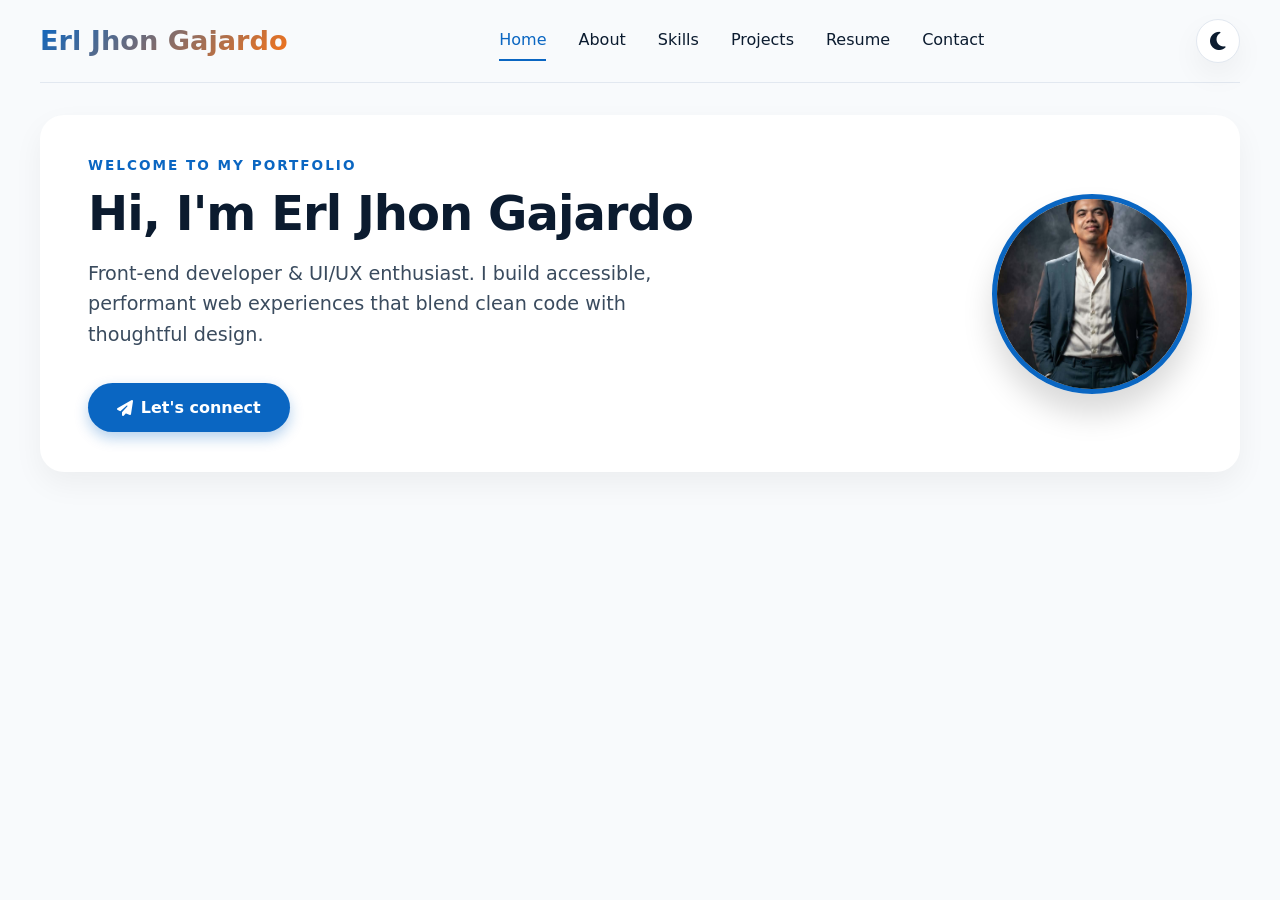
<file: Porfolio/index.html>
<!DOCTYPE html>
<html lang="en" data-theme="light">
<head>
  <meta charset="UTF-8">
  <meta name="viewport" content="width=device-width, initial-scale=1.0">
  <title>Gajardo Erl · Home</title>
  <link rel="stylesheet" href="https://cdnjs.cloudflare.com/ajax/libs/font-awesome/6.4.0/css/all.min.css">
  <link rel="stylesheet" href="css/style.css">
</head>
<body>
<div class="container">

  <!-- HEADER (same as above, Home is active) -->
  <header>
    <div class="logo">Erl Jhon Gajardo</div>
    <nav class="nav-links" id="navLinks">
      <a href="index.html" class="nav-link active">Home</a>
      <a href="about.html" class="nav-link">About</a>
      <a href="skills.html" class="nav-link">Skills</a>
      <a href="projects.html" class="nav-link">Projects</a>
      <a href="resume.html" class="nav-link">Resume</a>
      <a href="contact.html" class="nav-link">Contact</a>
    </nav>
    <div class="nav-actions">
      <button class="theme-toggle" id="themeToggle" aria-label="Toggle dark/light mode">
        <i class="fas fa-moon"></i>
      </button>
      <button class="mobile-toggle" id="mobileToggle" aria-label="Menu">
        <i class="fas fa-bars"></i>
      </button>
    </div>
  </header>

  <!-- HERO -->
  <section class="hero">
    <div class="hero-content">
      <div class="badge">Welcome to my portfolio</div>
      <h1>Hi, I'm Erl Jhon Gajardo</h1>
      <p>Front-end developer & UI/UX enthusiast. I build accessible, performant web experiences that blend clean code with thoughtful design.</p>
      <a href="contact.html" class="btn"><i class="fas fa-paper-plane"></i> Let's connect</a>
    </div>
    <div class="hero-image">
      <img src="1.jpg" alt="Erl Jhon Gajardo profile photo">
    </div>
  </section>

</div>

<script src="js/script.js"></script>
</body>
</html>
</file>
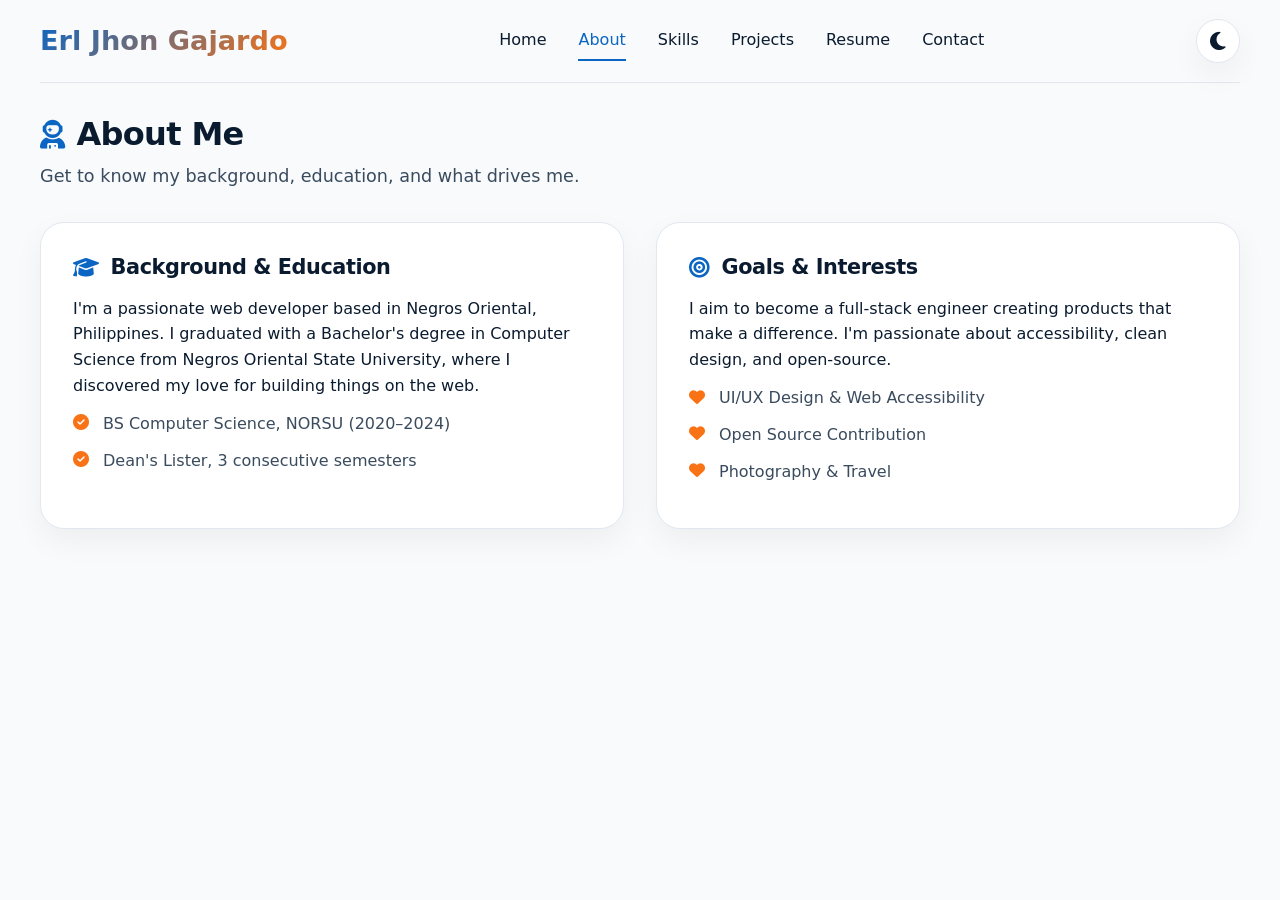
<file: Porfolio/about.html>
<!DOCTYPE html>
<html lang="en" data-theme="light">
<head>
  <meta charset="UTF-8">
  <meta name="viewport" content="width=device-width, initial-scale=1.0">
  <title>Gajardo Erl · About</title>
  <link rel="stylesheet" href="https://cdnjs.cloudflare.com/ajax/libs/font-awesome/6.4.0/css/all.min.css">
  <link rel="stylesheet" href="css/style.css">
</head>
<body>
<div class="container">

  <!-- HEADER with About active -->
  <header>
    <div class="logo">Erl Jhon Gajardo</div>
    <nav class="nav-links" id="navLinks">
      <a href="index.html" class="nav-link">Home</a>
      <a href="about.html" class="nav-link active">About</a>
      <a href="skills.html" class="nav-link">Skills</a>
      <a href="projects.html" class="nav-link">Projects</a>
      <a href="resume.html" class="nav-link">Resume</a>
      <a href="contact.html" class="nav-link">Contact</a>
    </nav>
    <div class="nav-actions">
      <button class="theme-toggle" id="themeToggle" aria-label="Toggle dark/light mode">
        <i class="fas fa-moon"></i>
      </button>
      <button class="mobile-toggle" id="mobileToggle" aria-label="Menu">
        <i class="fas fa-bars"></i>
      </button>
    </div>
  </header>

  <!-- ABOUT SECTION -->
  <section id="about">
    <h2><i class="fas fa-user-astronaut"></i> About Me</h2>
    <p class="section-subtitle">Get to know my background, education, and what drives me.</p>

    <div class="about-grid">
      <div class="about-card">
        <h3><i class="fas fa-graduation-cap"></i> Background & Education</h3>
        <p>I'm a passionate web developer based in Negros Oriental, Philippines. I graduated with a Bachelor's degree in Computer Science from Negros Oriental State University, where I discovered my love for building things on the web.</p>
        <ul>
          <li><i class="fas fa-check-circle"></i> BS Computer Science, NORSU (2020–2024)</li>
          <li><i class="fas fa-check-circle"></i> Dean's Lister, 3 consecutive semesters</li>
        </ul>
      </div>

      <div class="about-card">
        <h3><i class="fas fa-bullseye"></i> Goals & Interests</h3>
        <p>I aim to become a full-stack engineer creating products that make a difference. I'm passionate about accessibility, clean design, and open-source.</p>
        <ul>
          <li><i class="fas fa-heart"></i> UI/UX Design & Web Accessibility</li>
          <li><i class="fas fa-heart"></i> Open Source Contribution</li>
          <li><i class="fas fa-heart"></i> Photography & Travel</li>
        </ul>
      </div>
    </div>
  </section>

</div>

<script src="js/script.js"></script>
</body>
</html>
</file>
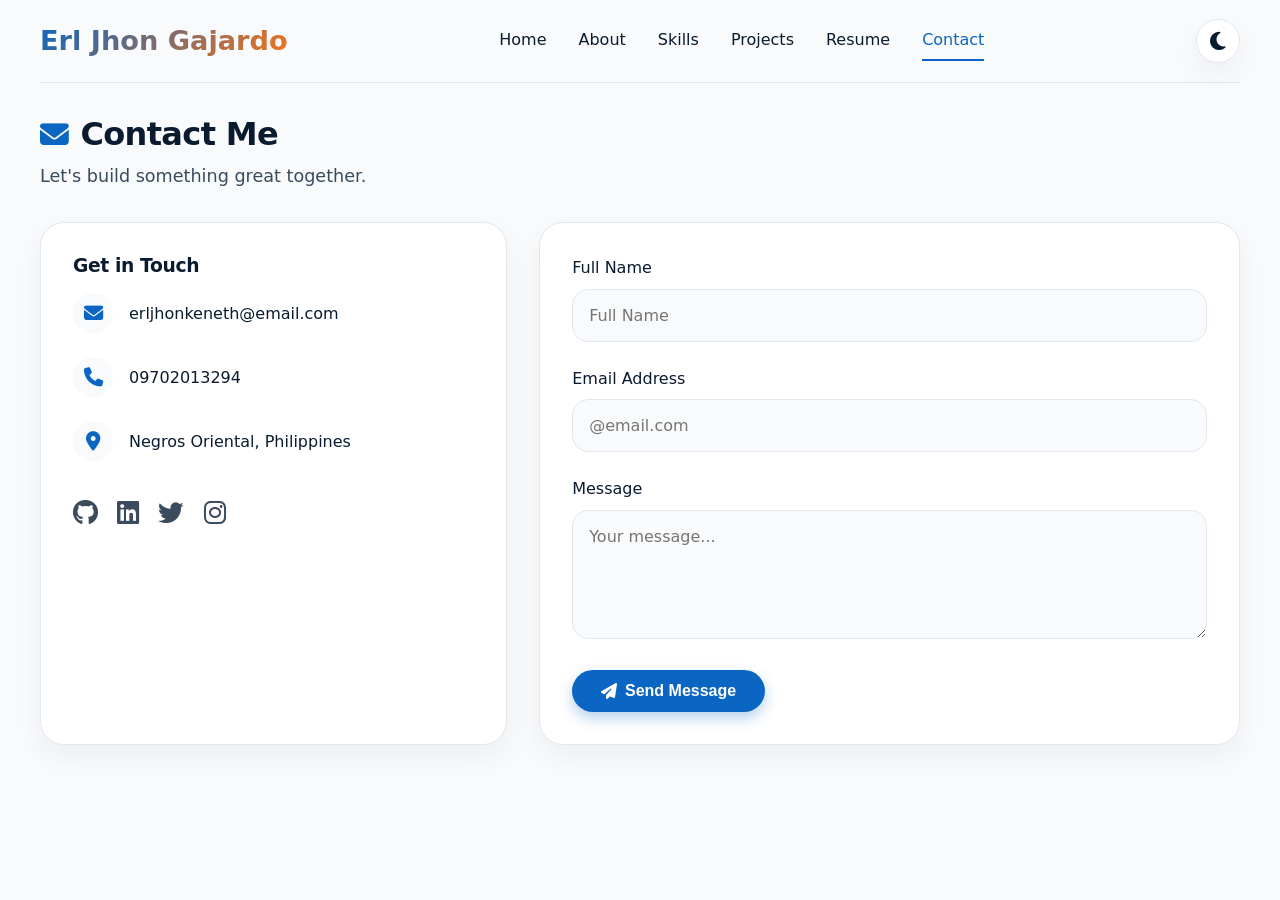
<file: Porfolio/contact.html>
<!DOCTYPE html>
<html lang="en" data-theme="light">
<head>
  <meta charset="UTF-8">
  <meta name="viewport" content="width=device-width, initial-scale=1.0">
  <title>Gajardo Erl · Contact</title>
  <link rel="stylesheet" href="https://cdnjs.cloudflare.com/ajax/libs/font-awesome/6.4.0/css/all.min.css">
  <link rel="stylesheet" href="css/style.css">
</head>
<body>
<div class="container">

  <header>
    <div class="logo">Erl Jhon Gajardo</div>
    <nav class="nav-links" id="navLinks">
      <a href="index.html" class="nav-link">Home</a>
      <a href="about.html" class="nav-link">About</a>
      <a href="skills.html" class="nav-link">Skills</a>
      <a href="projects.html" class="nav-link">Projects</a>
      <a href="resume.html" class="nav-link">Resume</a>
      <a href="contact.html" class="nav-link active">Contact</a>
    </nav>
    <div class="nav-actions">
      <button class="theme-toggle" id="themeToggle" aria-label="Toggle dark/light mode">
        <i class="fas fa-moon"></i>
      </button>
      <button class="mobile-toggle" id="mobileToggle" aria-label="Menu">
        <i class="fas fa-bars"></i>
      </button>
    </div>
  </header>

  <section id="contact">
    <h2><i class="fas fa-envelope"></i> Contact Me</h2>
    <p class="section-subtitle">Let's build something great together.</p>

    <div class="contact-grid">
      <div class="contact-info">
        <h3>Get in Touch</h3>

        <div class="contact-detail">
          <i class="fas fa-envelope"></i>
          <span>erljhonkeneth@email.com</span>
        </div>

        <div class="contact-detail">
          <i class="fas fa-phone"></i>
          <span>09702013294</span>
        </div>

        <div class="contact-detail">
          <i class="fas fa-map-marker-alt"></i>
          <span>Negros Oriental, Philippines</span>
        </div>

        <div class="social-links">
          <a href="https://github.com" target="_blank" aria-label="GitHub"><i class="fab fa-github"></i></a>
          <a href="https://linkedin.com" target="_blank" aria-label="LinkedIn"><i class="fab fa-linkedin"></i></a>
          <a href="https://twitter.com" target="_blank" aria-label="Twitter"><i class="fab fa-twitter"></i></a>
          <a href="https://instagram.com" target="_blank" aria-label="Instagram"><i class="fab fa-instagram"></i></a>
        </div>
      </div>

      <form class="contact-form" id="contactForm" novalidate>
        <div class="form-group">
          <label for="name">Full Name</label>
          <input type="text" id="name" name="name" placeholder="Full Name">
          <div class="error-message" id="nameError">Please enter your full name.</div>
        </div>

        <div class="form-group">
          <label for="email">Email Address</label>
          <input type="email" id="email" name="email" placeholder="@email.com">
          <div class="error-message" id="emailError">Please enter a valid email.</div>
        </div>

        <div class="form-group">
          <label for="message">Message</label>
          <textarea id="message" name="message" rows="5" placeholder="Your message..."></textarea>
          <div class="error-message" id="messageError">Message must be at least 10 characters.</div>
        </div>

        <button type="submit" class="btn"><i class="fas fa-paper-plane"></i> Send Message</button>
        <div class="form-success" id="formSuccess">✅ Thank you! Your message has been sent.</div>
      </form>
    </div>
  </section>

</div>

<script src="js/script.js"></script>
</body>
</html>
</file>
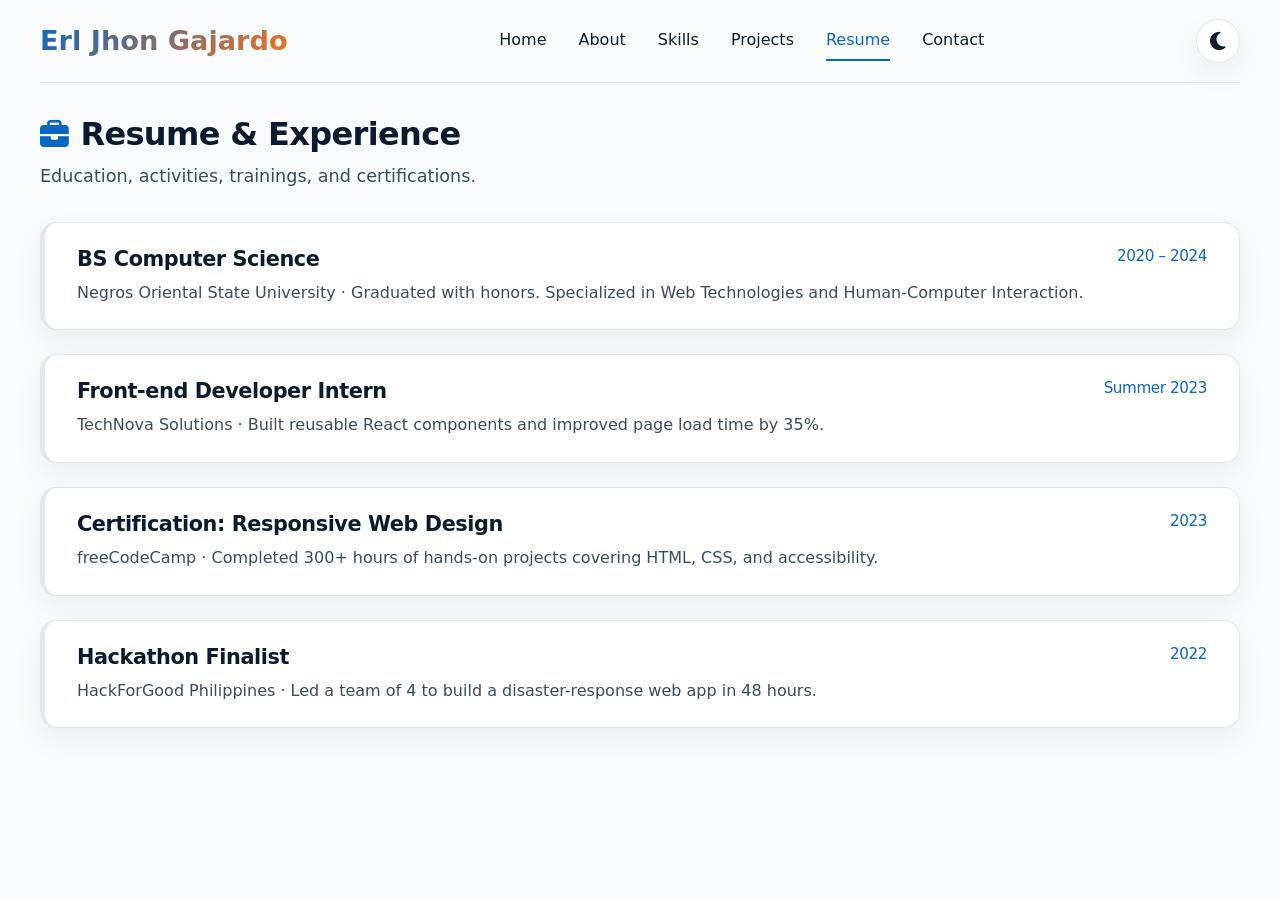
<file: Porfolio/resume.html>
<!DOCTYPE html>
<html lang="en" data-theme="light">
<head>
  <meta charset="UTF-8">
  <meta name="viewport" content="width=device-width, initial-scale=1.0">
  <title>Gajardo Erl · Resume</title>
  <link rel="stylesheet" href="https://cdnjs.cloudflare.com/ajax/libs/font-awesome/6.4.0/css/all.min.css">
  <link rel="stylesheet" href="css/style.css">
</head>
<body>
<div class="container">

  <header>
    <div class="logo">Erl Jhon Gajardo</div>
    <nav class="nav-links" id="navLinks">
      <a href="index.html" class="nav-link">Home</a>
      <a href="about.html" class="nav-link">About</a>
      <a href="skills.html" class="nav-link">Skills</a>
      <a href="projects.html" class="nav-link">Projects</a>
      <a href="resume.html" class="nav-link active">Resume</a>
      <a href="contact.html" class="nav-link">Contact</a>
    </nav>
    <div class="nav-actions">
      <button class="theme-toggle" id="themeToggle" aria-label="Toggle dark/light mode">
        <i class="fas fa-moon"></i>
      </button>
      <button class="mobile-toggle" id="mobileToggle" aria-label="Menu">
        <i class="fas fa-bars"></i>
      </button>
    </div>
  </header>

  <section id="resume">
    <h2><i class="fas fa-briefcase"></i> Resume & Experience</h2>
    <p class="section-subtitle">Education, activities, trainings, and certifications.</p>

    <div class="exp-list">
      <div class="exp-item">
        <h3>BS Computer Science <span class="date">2020 – 2024</span></h3>
        <p>Negros Oriental State University · Graduated with honors. Specialized in Web Technologies and Human-Computer Interaction.</p>
      </div>

      <div class="exp-item">
        <h3>Front-end Developer Intern <span class="date">Summer 2023</span></h3>
        <p>TechNova Solutions · Built reusable React components and improved page load time by 35%.</p>
      </div>

      <div class="exp-item">
        <h3>Certification: Responsive Web Design <span class="date">2023</span></h3>
        <p>freeCodeCamp · Completed 300+ hours of hands-on projects covering HTML, CSS, and accessibility.</p>
      </div>

      <div class="exp-item">
        <h3>Hackathon Finalist <span class="date">2022</span></h3>
        <p>HackForGood Philippines · Led a team of 4 to build a disaster-response web app in 48 hours.</p>
      </div>
    </div>
  </section>

</div>

<script src="js/script.js"></script>
</body>
</html>
</file>
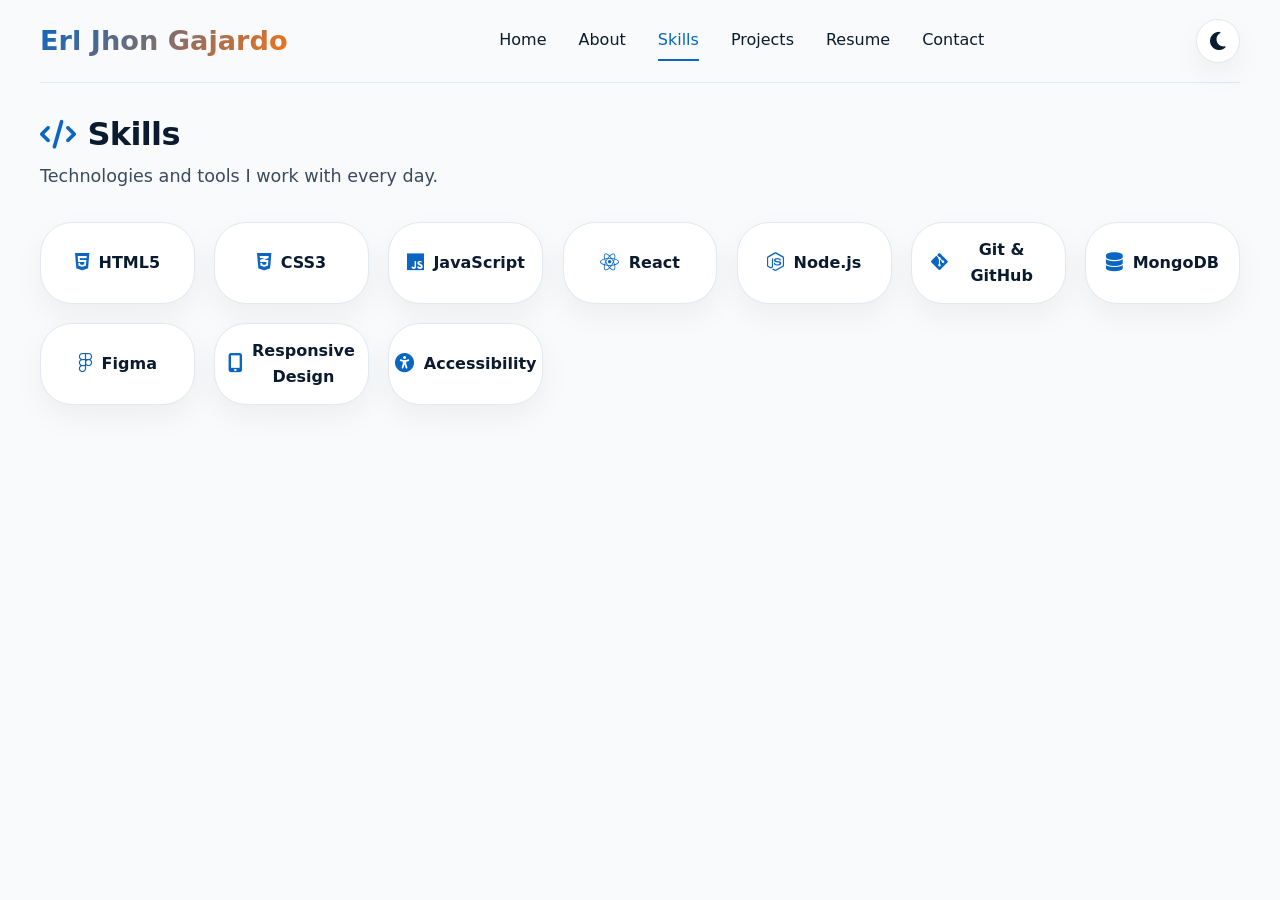
<file: Porfolio/skills.html>
<!DOCTYPE html>
<html lang="en" data-theme="light">
<head>
  <meta charset="UTF-8">
  <meta name="viewport" content="width=device-width, initial-scale=1.0">
  <title>Gajardo Erl · Skills</title>
  <link rel="stylesheet" href="https://cdnjs.cloudflare.com/ajax/libs/font-awesome/6.4.0/css/all.min.css">
  <link rel="stylesheet" href="css/style.css">
</head>
<body>
<div class="container">

  <header>
    <div class="logo">Erl Jhon Gajardo</div>
    <nav class="nav-links" id="navLinks">
      <a href="index.html" class="nav-link">Home</a>
      <a href="about.html" class="nav-link">About</a>
      <a href="skills.html" class="nav-link active">Skills</a>
      <a href="projects.html" class="nav-link">Projects</a>
      <a href="resume.html" class="nav-link">Resume</a>
      <a href="contact.html" class="nav-link">Contact</a>
    </nav>
    <div class="nav-actions">
      <button class="theme-toggle" id="themeToggle" aria-label="Toggle dark/light mode">
        <i class="fas fa-moon"></i>
      </button>
      <button class="mobile-toggle" id="mobileToggle" aria-label="Menu">
        <i class="fas fa-bars"></i>
      </button>
    </div>
  </header>

  <section id="skills">
    <h2><i class="fas fa-code"></i> Skills</h2>
    <p class="section-subtitle">Technologies and tools I work with every day.</p>

    <div class="skills-grid">
      <div class="skill-item"><i class="fab fa-html5"></i> HTML5</div>
      <div class="skill-item"><i class="fab fa-css3-alt"></i> CSS3</div>
      <div class="skill-item"><i class="fab fa-js"></i> JavaScript</div>
      <div class="skill-item"><i class="fab fa-react"></i> React</div>
      <div class="skill-item"><i class="fab fa-node-js"></i> Node.js</div>
      <div class="skill-item"><i class="fab fa-git-alt"></i> Git & GitHub</div>
      <div class="skill-item"><i class="fas fa-database"></i> MongoDB</div>
      <div class="skill-item"><i class="fab fa-figma"></i> Figma</div>
      <div class="skill-item"><i class="fas fa-mobile-alt"></i> Responsive Design</div>
      <div class="skill-item"><i class="fas fa-universal-access"></i> Accessibility</div>
    </div>
  </section>

</div>

<script src="js/script.js"></script>
</body>
</html>
</file>
<file: Porfolio/css/style.css>
/* ---------- CSS variables & reset ---------- */
* {
  margin: 0;
  padding: 0;
  box-sizing: border-box;
}

:root {
  --bg: #f8fafc;
  --surface: #ffffff;
  --text: #0b1b2f;
  --text-light: #3a4b5e;
  --primary: #0a66c2;
  --primary-light: #2b7fd9;
  --accent: #f97316;
  --border: #e2e8f0;
  --shadow: 0 12px 30px rgba(0, 0, 0, 0.05);
  --radius: 1.5rem;
  --transition: 0.25s ease;
}

[data-theme="dark"] {
  --bg: #0f172a;
  --surface: #1e293b;
  --text: #f1f5f9;
  --text-light: #cbd5e1;
  --primary: #3b82f6;
  --primary-light: #60a5fa;
  --border: #334155;
  --shadow: 0 12px 30px rgba(0, 0, 0, 0.4);
}

body {
  font-family: system-ui, -apple-system, 'Segoe UI', Roboto, sans-serif;
  background: var(--bg);
  color: var(--text);
  line-height: 1.6;
  transition: background 0.3s, color 0.3s;
  padding: 0 1.5rem 2rem;
}

.container {
  max-width: 1200px;
  margin: 0 auto;
  width: 100%;
}

/* ---------- typography & buttons ---------- */
h1, h2, h3 {
  font-weight: 700;
  line-height: 1.2;
  letter-spacing: -0.02em;
}

h2 {
  font-size: 2rem;
  margin-bottom: 0.5rem;
  display: flex;
  align-items: center;
  gap: 0.75rem;
}

h2 i {
  color: var(--primary);
  font-size: 1.8rem;
}

.section-subtitle {
  color: var(--text-light);
  margin-bottom: 2rem;
  font-size: 1.1rem;
}

.btn {
  display: inline-flex;
  align-items: center;
  justify-content: center;
  gap: 0.5rem;
  padding: 0.75rem 1.8rem;
  border-radius: 3rem;
  font-weight: 600;
  text-decoration: none;
  transition: var(--transition);
  border: none;
  cursor: pointer;
  font-size: 1rem;
  background: var(--primary);
  color: #fff;
  box-shadow: 0 6px 14px rgba(10, 102, 194, 0.3);
}

.btn:hover {
  background: var(--primary-light);
  transform: translateY(-3px);
}

/* ---------- header / nav ---------- */
header {
  display: flex;
  justify-content: space-between;
  align-items: center;
  padding: 1.2rem 0;
  flex-wrap: wrap;
  gap: 1rem;
  border-bottom: 1px solid var(--border);
  margin-bottom: 2rem;
}

.logo {
  font-size: 1.7rem;
  font-weight: 800;
  background: linear-gradient(135deg, var(--primary), var(--accent));
  -webkit-background-clip: text;
  -webkit-text-fill-color: transparent;
  background-clip: text;
}

.nav-links {
  display: flex;
  gap: 2rem;
  align-items: center;
  flex-wrap: wrap;
}

.nav-links a {
  text-decoration: none;
  color: var(--text);
  font-weight: 500;
  transition: var(--transition);
  padding: 0.4rem 0;
  border-bottom: 2px solid transparent;
}

.nav-links a:hover,
.nav-links a.active {
  color: var(--primary);
  border-bottom-color: var(--primary);
}

.nav-actions {
  display: flex;
  gap: 1rem;
  align-items: center;
}

.theme-toggle, .mobile-toggle {
  background: var(--surface);
  border: 1px solid var(--border);
  border-radius: 50%;
  width: 44px;
  height: 44px;
  display: flex;
  align-items: center;
  justify-content: center;
  cursor: pointer;
  color: var(--text);
  font-size: 1.3rem;
  transition: var(--transition);
  box-shadow: var(--shadow);
}

.theme-toggle:hover, .mobile-toggle:hover {
  background: var(--primary);
  color: #fff;
}

.mobile-toggle {
  display: none;
}

/* ---------- sections ---------- */
section {
  margin-bottom: 5rem;
  scroll-margin-top: 2rem;
}

/* hero */
.hero {
  display: flex;
  align-items: center;
  gap: 3rem;
  flex-wrap: wrap;
  background: var(--surface);
  border-radius: var(--radius);
  padding: 2.5rem 3rem;
  box-shadow: var(--shadow);
  margin-bottom: 5rem;
}

.hero-content {
  flex: 1 1 300px;
}

.hero-content .badge {
  color: var(--primary);
  font-weight: 600;
  text-transform: uppercase;
  letter-spacing: 2px;
  font-size: 0.85rem;
  margin-bottom: 0.5rem;
}

.hero-content h1 {
  font-size: 3rem;
  margin-bottom: 1rem;
}

.hero-content p {
  color: var(--text-light);
  font-size: 1.2rem;
  margin-bottom: 2rem;
  max-width: 600px;
}

.hero-image {
  flex: 0 0 200px;
  display: flex;
  justify-content: center;
}

.hero-image img {
  width: 200px;
  height: 200px;
  object-fit: cover;
  border-radius: 50%;
  border: 5px solid var(--primary);
  box-shadow: 0 20px 30px rgba(0, 0, 0, 0.15);
}

/* about grid */
.about-grid {
  display: grid;
  grid-template-columns: 1fr 1fr;
  gap: 2rem;
}

.about-card {
  background: var(--surface);
  border-radius: var(--radius);
  padding: 2rem;
  box-shadow: var(--shadow);
  border: 1px solid var(--border);
}

.about-card h3 {
  margin-bottom: 1rem;
  display: flex;
  align-items: center;
  gap: 0.75rem;
  font-size: 1.3rem;
}

.about-card i {
  color: var(--primary);
}

.about-card ul {
  list-style: none;
  margin-top: 0.8rem;
}

.about-card li {
  margin-bottom: 0.7rem;
  display: flex;
  gap: 0.75rem;
  color: var(--text-light);
}

.about-card li i {
  color: var(--accent);
  width: 18px;
  margin-top: 0.2rem;
}

/* skills grid */
.skills-grid {
  display: grid;
  grid-template-columns: repeat(auto-fill, minmax(140px, 1fr));
  gap: 1.2rem;
  margin-top: 1rem;
}

.skill-item {
  background: var(--surface);
  border: 1px solid var(--border);
  border-radius: 2rem;
  padding: 0.9rem 1.2rem;
  text-align: center;
  font-weight: 600;
  display: flex;
  align-items: center;
  justify-content: center;
  gap: 0.6rem;
  transition: var(--transition);
  box-shadow: var(--shadow);
}

.skill-item i {
  color: var(--primary);
  font-size: 1.2rem;
}

.skill-item:hover {
  border-color: var(--primary);
  transform: scale(1.03);
}

/* projects */
.filter-bar {
  display: flex;
  flex-wrap: wrap;
  gap: 0.8rem;
  margin-bottom: 2rem;
}

.filter-btn {
  background: var(--surface);
  border: 1px solid var(--border);
  padding: 0.6rem 1.5rem;
  border-radius: 3rem;
  font-weight: 500;
  cursor: pointer;
  transition: var(--transition);
  color: var(--text);
}

.filter-btn.active, .filter-btn:hover {
  background: var(--primary);
  color: #fff;
  border-color: var(--primary);
}

.projects-grid {
  display: grid;
  grid-template-columns: repeat(auto-fill, minmax(280px, 1fr));
  gap: 2rem;
}

.project-card {
  background: var(--surface);
  border-radius: var(--radius);
  overflow: hidden;
  box-shadow: var(--shadow);
  border: 1px solid var(--border);
  transition: var(--transition);
  display: flex;
  flex-direction: column;
}

.project-card:hover {
  transform: translateY(-8px);
  border-color: var(--primary);
}

.project-card img {
  width: 100%;
  height: 180px;
  object-fit: cover;
}

.project-info {
  padding: 1.5rem;
  flex: 1;
  display: flex;
  flex-direction: column;
}

.project-info h3 {
  margin-bottom: 0.5rem;
  font-size: 1.3rem;
}

.project-info p {
  color: var(--text-light);
  margin-bottom: 1rem;
  flex: 1;
}

.tech-tags {
  display: flex;
  flex-wrap: wrap;
  gap: 0.5rem;
  margin-top: 0.5rem;
}

.tech-tags span {
  background: var(--bg);
  padding: 0.25rem 0.8rem;
  border-radius: 2rem;
  font-size: 0.75rem;
  font-weight: 600;
  color: var(--primary);
  border: 1px solid var(--border);
}

/* resume */
.exp-list {
  display: flex;
  flex-direction: column;
  gap: 1.5rem;
}

.exp-item {
  background: var(--surface);
  border-left: 5px solid var(--primary);
  border-radius: 1rem;
  padding: 1.5rem 2rem;
  box-shadow: var(--shadow);
  border: 1px solid var(--border);
  border-left-width: 5px;
}

.exp-item h3 {
  font-size: 1.3rem;
  display: flex;
  justify-content: space-between;
  flex-wrap: wrap;
  gap: 0.5rem;
}

.exp-item .date {
  font-weight: 500;
  color: var(--primary);
  font-size: 0.95rem;
}

.exp-item p {
  color: var(--text-light);
  margin-top: 0.5rem;
}

/* contact */
.contact-grid {
  display: grid;
  grid-template-columns: 1fr 1.5fr;
  gap: 2rem;
}

.contact-info {
  background: var(--surface);
  border-radius: var(--radius);
  padding: 2rem;
  box-shadow: var(--shadow);
  border: 1px solid var(--border);
}

.contact-info h3 {
  margin-bottom: 1rem;
}

.contact-detail {
  display: flex;
  align-items: center;
  gap: 1rem;
  margin-bottom: 1.5rem;
}

.contact-detail i {
  width: 40px;
  height: 40px;
  background: var(--bg);
  border-radius: 50%;
  display: flex;
  align-items: center;
  justify-content: center;
  color: var(--primary);
  font-size: 1.2rem;
}

.social-links {
  display: flex;
  gap: 1.2rem;
  margin-top: 2rem;
}

.social-links a {
  color: var(--text-light);
  font-size: 1.6rem;
  transition: var(--transition);
}

.social-links a:hover {
  color: var(--primary);
  transform: translateY(-4px);
}

.contact-form {
  background: var(--surface);
  border-radius: var(--radius);
  padding: 2rem;
  box-shadow: var(--shadow);
  border: 1px solid var(--border);
}

.form-group {
  margin-bottom: 1.5rem;
}

.form-group label {
  display: block;
  margin-bottom: 0.5rem;
  font-weight: 500;
}

.form-group input,
.form-group textarea {
  width: 100%;
  padding: 1rem;
  border-radius: 1rem;
  border: 1px solid var(--border);
  background: var(--bg);
  color: var(--text);
  font-family: inherit;
  font-size: 1rem;
  transition: var(--transition);
}

.form-group input:focus,
.form-group textarea:focus {
  outline: 2px solid var(--primary);
  border-color: transparent;
}

.error-message {
  color: #ef4444;
  font-size: 0.85rem;
  margin-top: 0.35rem;
  display: none;
}

.error-message.show {
  display: block;
}

.form-success {
  background: rgba(16, 185, 129, 0.15);
  color: #10b981;
  padding: 0.8rem 1.2rem;
  border-radius: 1rem;
  margin-top: 1rem;
  display: none;
  border: 1px solid #10b981;
}

.form-success.show {
  display: block;
}

/* ---------- responsive ---------- */
@media (max-width: 900px) {
  .about-grid,
  .contact-grid {
    grid-template-columns: 1fr;
  }

  .hero {
    padding: 2rem;
    text-align: center;
  }

  .hero-content h1 {
    font-size: 2.4rem;
  }
}

@media (max-width: 768px) {
  body {
    padding: 0 1rem 2rem;
  }

  header {
    flex-wrap: wrap;
    gap: 1rem;
  }

  .nav-links {
    display: none;
    width: 100%;
    flex-direction: column;
    align-items: flex-start;
    gap: 1rem;
    padding: 1rem 0;
    order: 3;
  }

  .nav-links.active {
    display: flex;
  }

  .mobile-toggle {
    display: flex;
  }

  .nav-actions {
    margin-left: auto;
  }

  h2 {
    font-size: 1.7rem;
  }

  .projects-grid {
    grid-template-columns: 1fr;
  }

  .skills-grid {
    grid-template-columns: repeat(2, 1fr);
  }
}

@media (max-width: 480px) {
  .hero-content h1 {
    font-size: 2rem;
  }

  .hero-image img {
    width: 120px;
    height: 120px;
  }

  .skills-grid {
    grid-template-columns: 1fr;
  }

  .exp-item h3 {
    flex-direction: column;
  }
}

.hidden-project {
  display: none;
}
</file>
